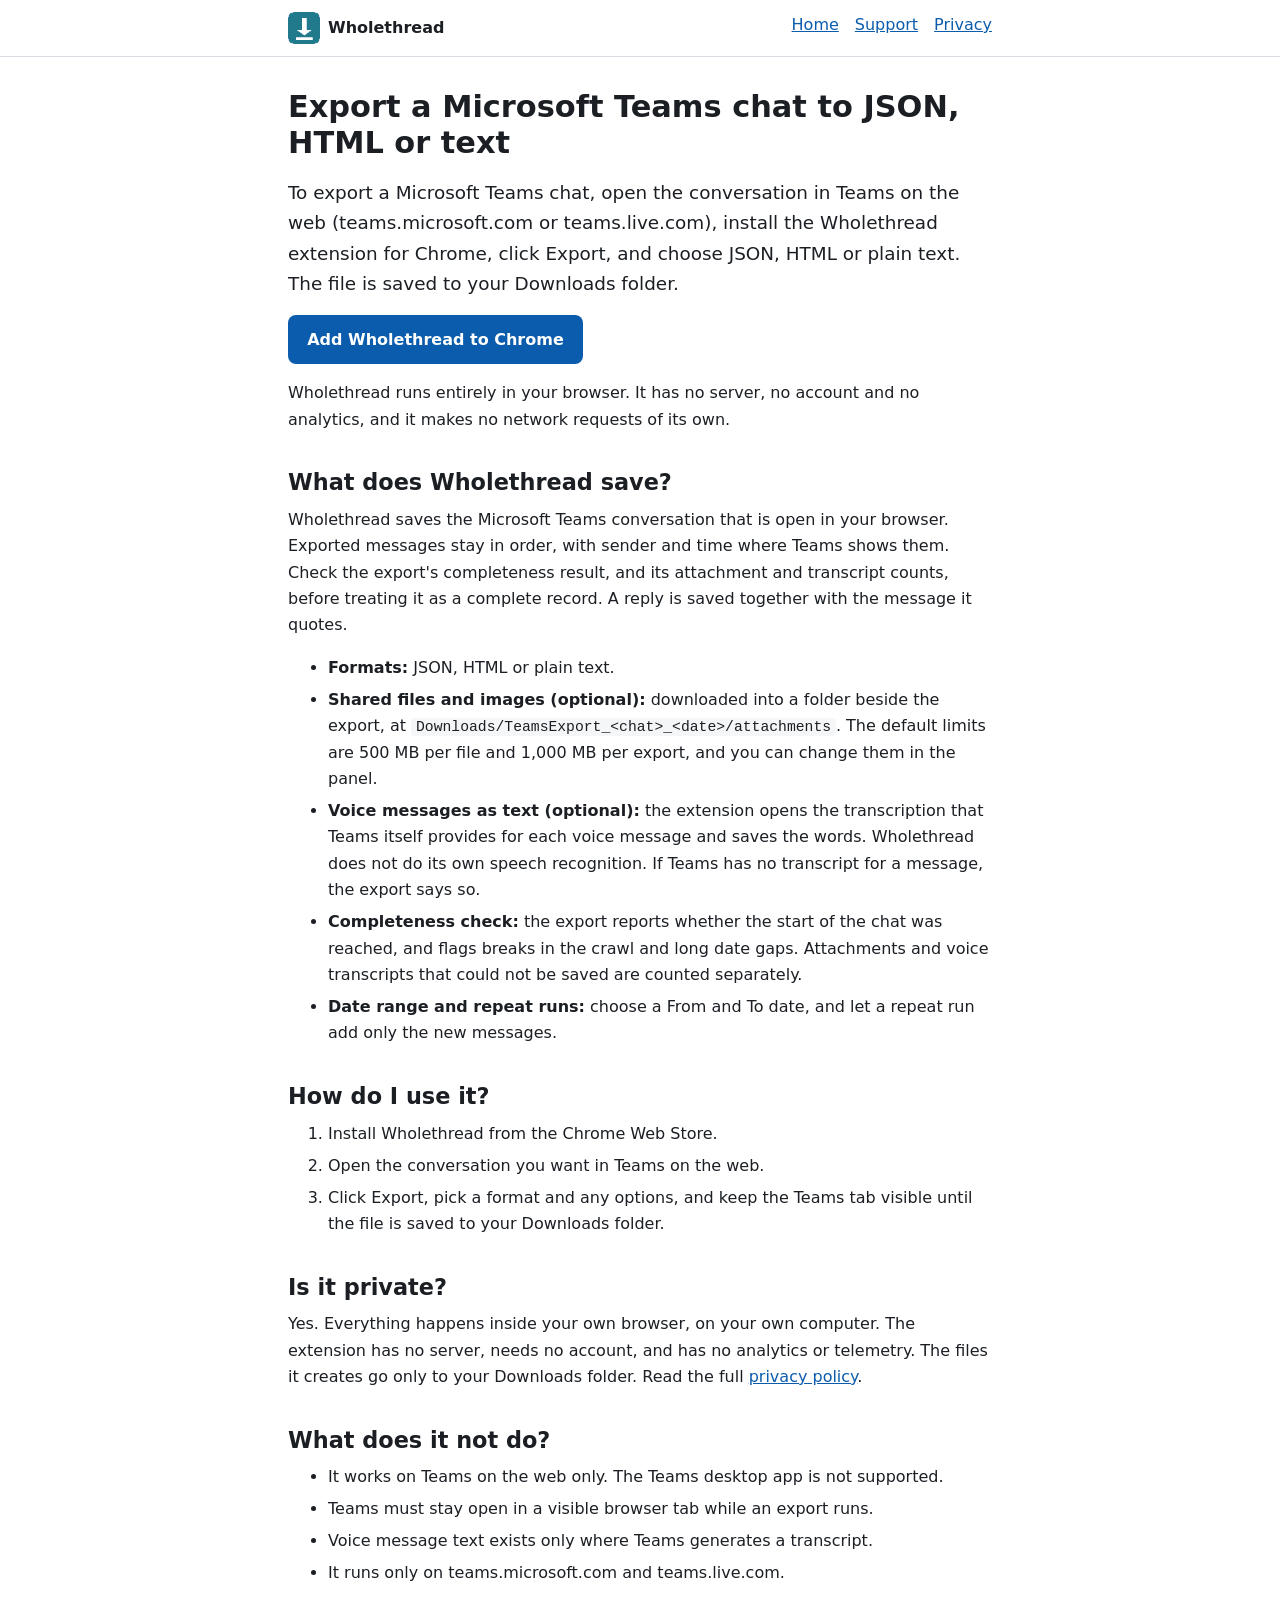
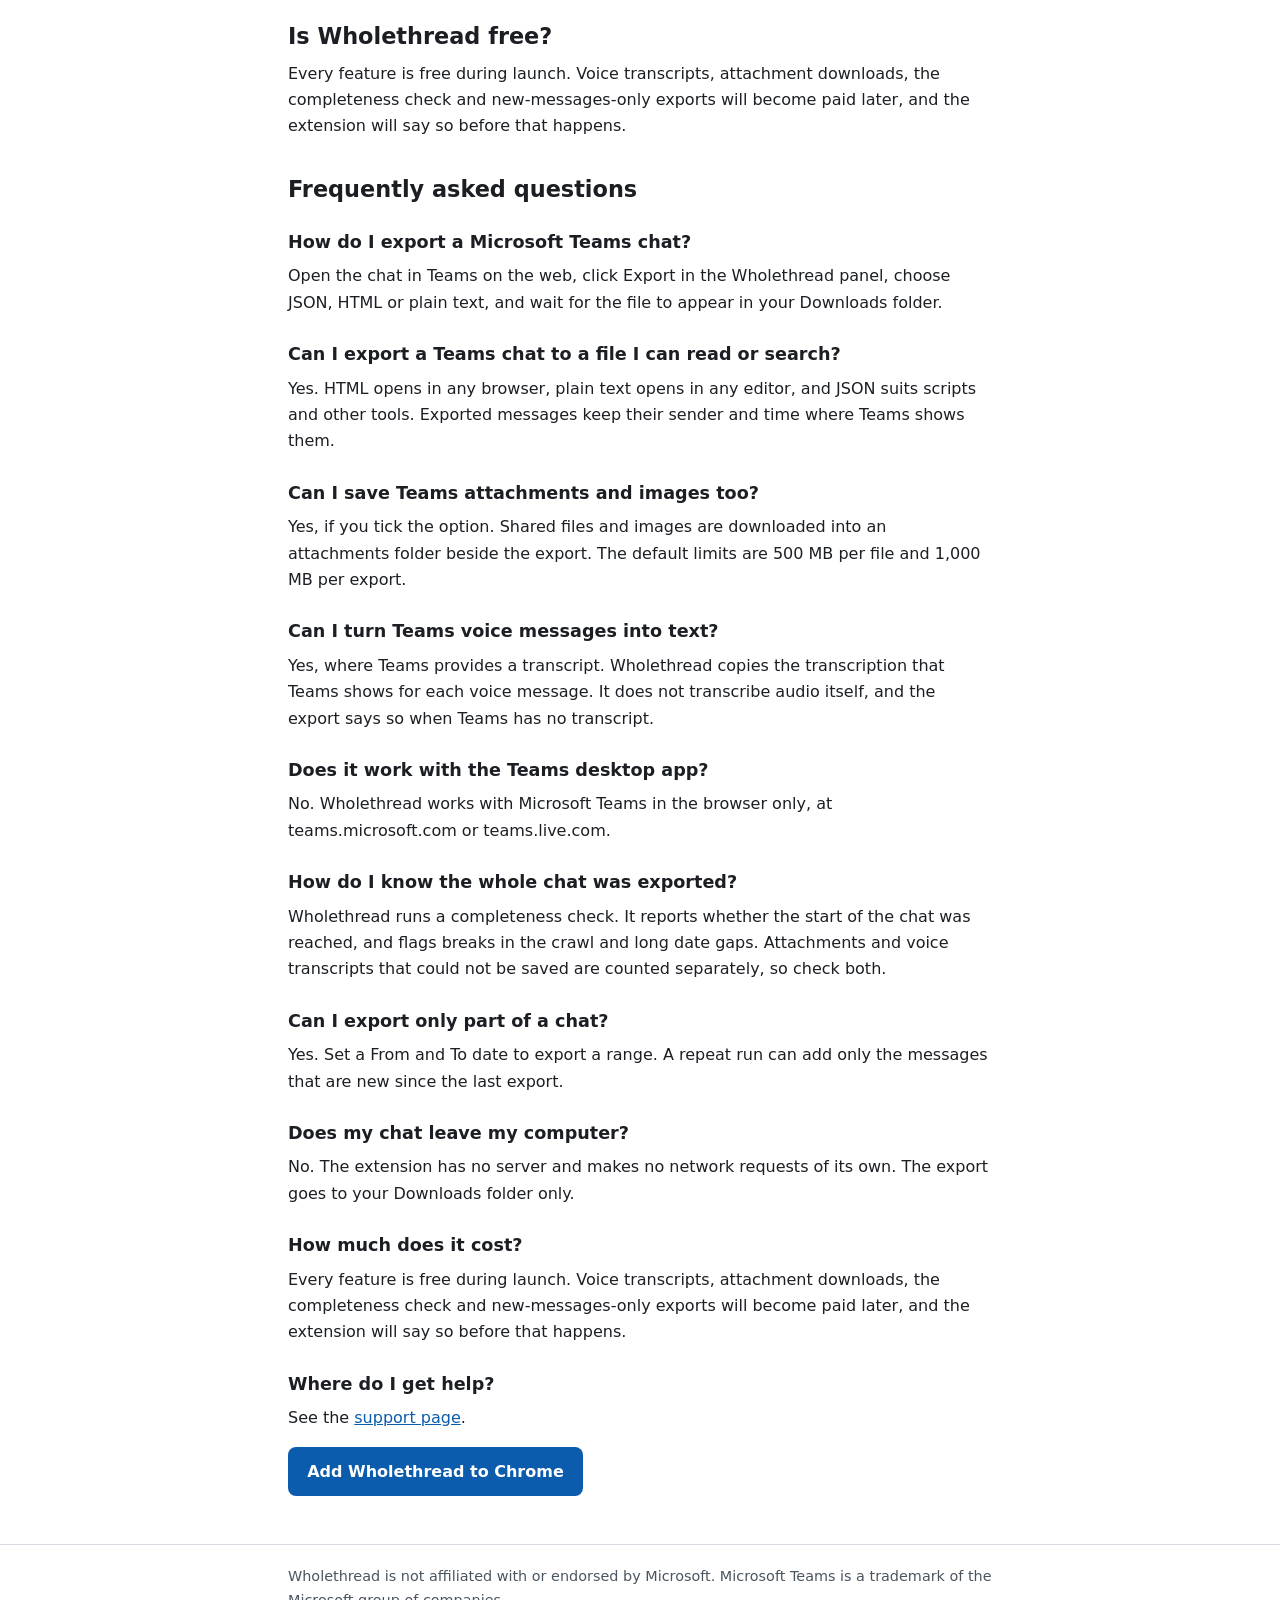
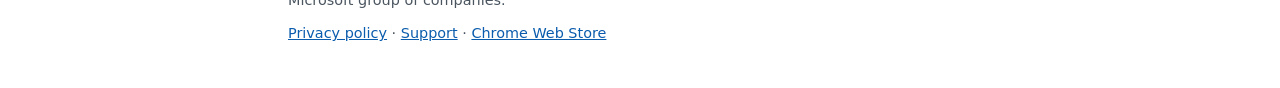
<file: index.html>
<!doctype html>
<html lang="en">
<head>
<meta charset="utf-8">
<meta name="viewport" content="width=device-width, initial-scale=1">
<title>Export a Microsoft Teams Chat | Wholethread</title>
<meta name="description" content="Wholethread is a Chrome extension that exports a Microsoft Teams chat on the web to JSON, HTML or plain text, with files and voice transcripts.">
<link rel="canonical" href="https://teamsexport.com/">
<link rel="icon" href="favicon.ico" sizes="any">
<link rel="icon" type="image/png" sizes="16x16" href="favicon-16.png">
<link rel="icon" type="image/png" sizes="48x48" href="favicon-48.png">
<link rel="apple-touch-icon" href="icons/icon128.png">
<link rel="stylesheet" href="style.css">
<meta property="og:type" content="website">
<meta property="og:site_name" content="Wholethread">
<meta property="og:title" content="Export a Microsoft Teams Chat | Wholethread">
<meta property="og:description" content="Wholethread is a Chrome extension that exports a Microsoft Teams chat on the web to JSON, HTML or plain text, with files and voice transcripts.">
<meta property="og:url" content="https://teamsexport.com/">
<meta property="og:image" content="https://teamsexport.com/og.png">
<meta property="og:image:width" content="1200">
<meta property="og:image:height" content="630">
<meta property="og:image:alt" content="Wholethread: export a Microsoft Teams chat to JSON, HTML or plain text">
<meta name="twitter:card" content="summary_large_image">
<meta name="twitter:title" content="Export a Microsoft Teams Chat | Wholethread">
<meta name="twitter:description" content="Wholethread is a Chrome extension that exports a Microsoft Teams chat on the web to JSON, HTML or plain text, with files and voice transcripts.">
<meta name="twitter:image" content="https://teamsexport.com/og.png">
<script type="application/ld+json">
{
  "@context": "https://schema.org",
  "@type": "SoftwareApplication",
  "name": "Wholethread",
  "alternateName": "Wholethread — Chat History Export",
  "applicationCategory": "BrowserApplication",
  "operatingSystem": "Chrome",
  "description": "A Chrome extension that exports a Microsoft Teams conversation open in the browser as JSON, HTML or plain text.",
  "url": "https://teamsexport.com/",
  "downloadUrl": "https://chromewebstore.google.com/detail/njbmphidffjmmobbdnebbeneedmhhljn",
  "image": "https://teamsexport.com/og.png",
  "offers": {
    "@type": "Offer",
    "price": "0",
    "priceCurrency": "USD"
  }
}
</script>
<script type="application/ld+json">
{
  "@context": "https://schema.org",
  "@type": "WebSite",
  "name": "Wholethread",
  "url": "https://teamsexport.com/"
}
</script>
<script type="application/ld+json">
{
  "@context": "https://schema.org",
  "@type": "Organization",
  "name": "Wholethread",
  "url": "https://teamsexport.com/",
  "logo": "https://teamsexport.com/icons/icon128.png"
}
</script>
</head>
<body>
<header class="site">
<div class="wrap">
<a class="brand" href="./"><img src="icons/icon48.png" width="32" height="32" alt="">Wholethread</a>
<nav aria-label="Main">
<ul>
<li><a href="./">Home</a></li>
<li><a href="support/">Support</a></li>
<li><a href="privacy/">Privacy</a></li>
</ul>
</nav>
</div>
</header>
<main>
<div class="wrap">
<h1>Export a Microsoft Teams chat to JSON, HTML or text</h1>
<p class="lead">To export a Microsoft Teams chat, open the conversation in Teams on the web (teams.microsoft.com or teams.live.com), install the Wholethread extension for Chrome, click Export, and choose JSON, HTML or plain text. The file is saved to your Downloads folder.</p>
<p><a class="btn" href="https://chromewebstore.google.com/detail/njbmphidffjmmobbdnebbeneedmhhljn">Add Wholethread to Chrome</a></p>
<p>Wholethread runs entirely in your browser. It has no server, no account and no analytics, and it makes no network requests of its own.</p>

<h2>What does Wholethread save?</h2>
<p>Wholethread saves the Microsoft Teams conversation that is open in your browser. Exported messages stay in order, with sender and time where Teams shows them. Check the export's completeness result, and its attachment and transcript counts, before treating it as a complete record. A reply is saved together with the message it quotes.</p>
<ul>
<li><strong>Formats:</strong> JSON, HTML or plain text.</li>
<li><strong>Shared files and images (optional):</strong> downloaded into a folder beside the export, at <code>Downloads/TeamsExport_&lt;chat&gt;_&lt;date&gt;/attachments</code>. The default limits are 500 MB per file and 1,000 MB per export, and you can change them in the panel.</li>
<li><strong>Voice messages as text (optional):</strong> the extension opens the transcription that Teams itself provides for each voice message and saves the words. Wholethread does not do its own speech recognition. If Teams has no transcript for a message, the export says so.</li>
<li><strong>Completeness check:</strong> the export reports whether the start of the chat was reached, and flags breaks in the crawl and long date gaps. Attachments and voice transcripts that could not be saved are counted separately.</li>
<li><strong>Date range and repeat runs:</strong> choose a From and To date, and let a repeat run add only the new messages.</li>
</ul>

<h2>How do I use it?</h2>
<ol>
<li>Install Wholethread from the Chrome Web Store.</li>
<li>Open the conversation you want in Teams on the web.</li>
<li>Click Export, pick a format and any options, and keep the Teams tab visible until the file is saved to your Downloads folder.</li>
</ol>

<h2>Is it private?</h2>
<p>Yes. Everything happens inside your own browser, on your own computer. The extension has no server, needs no account, and has no analytics or telemetry. The files it creates go only to your Downloads folder. Read the full <a href="privacy/">privacy policy</a>.</p>

<h2>What does it not do?</h2>
<ul>
<li>It works on Teams on the web only. The Teams desktop app is not supported.</li>
<li>Teams must stay open in a visible browser tab while an export runs.</li>
<li>Voice message text exists only where Teams generates a transcript.</li>
<li>It runs only on teams.microsoft.com and teams.live.com.</li>
</ul>

<h2>Is Wholethread free?</h2>
<p>Every feature is free during launch. Voice transcripts, attachment downloads, the completeness check and new-messages-only exports will become paid later, and the extension will say so before that happens.</p>

<h2>Frequently asked questions</h2>
<h3>How do I export a Microsoft Teams chat?</h3>
<p>Open the chat in Teams on the web, click Export in the Wholethread panel, choose JSON, HTML or plain text, and wait for the file to appear in your Downloads folder.</p>
<h3>Can I export a Teams chat to a file I can read or search?</h3>
<p>Yes. HTML opens in any browser, plain text opens in any editor, and JSON suits scripts and other tools. Exported messages keep their sender and time where Teams shows them.</p>
<h3>Can I save Teams attachments and images too?</h3>
<p>Yes, if you tick the option. Shared files and images are downloaded into an attachments folder beside the export. The default limits are 500 MB per file and 1,000 MB per export.</p>
<h3>Can I turn Teams voice messages into text?</h3>
<p>Yes, where Teams provides a transcript. Wholethread copies the transcription that Teams shows for each voice message. It does not transcribe audio itself, and the export says so when Teams has no transcript.</p>
<h3>Does it work with the Teams desktop app?</h3>
<p>No. Wholethread works with Microsoft Teams in the browser only, at teams.microsoft.com or teams.live.com.</p>
<h3>How do I know the whole chat was exported?</h3>
<p>Wholethread runs a completeness check. It reports whether the start of the chat was reached, and flags breaks in the crawl and long date gaps. Attachments and voice transcripts that could not be saved are counted separately, so check both.</p>
<h3>Can I export only part of a chat?</h3>
<p>Yes. Set a From and To date to export a range. A repeat run can add only the messages that are new since the last export.</p>
<h3>Does my chat leave my computer?</h3>
<p>No. The extension has no server and makes no network requests of its own. The export goes to your Downloads folder only.</p>
<h3>How much does it cost?</h3>
<p>Every feature is free during launch. Voice transcripts, attachment downloads, the completeness check and new-messages-only exports will become paid later, and the extension will say so before that happens.</p>
<h3>Where do I get help?</h3>
<p>See the <a href="support/">support page</a>.</p>
<p><a class="btn" href="https://chromewebstore.google.com/detail/njbmphidffjmmobbdnebbeneedmhhljn">Add Wholethread to Chrome</a></p>
</div>
</main>
<footer class="site">
<div class="wrap">
<p>Wholethread is not affiliated with or endorsed by Microsoft. Microsoft Teams is a trademark of the Microsoft group of companies.</p>
<p><a href="privacy/">Privacy policy</a> &middot; <a href="support/">Support</a> &middot; <a href="https://chromewebstore.google.com/detail/njbmphidffjmmobbdnebbeneedmhhljn">Chrome Web Store</a></p>
</div>
</footer>
</body>
</html>
</file>
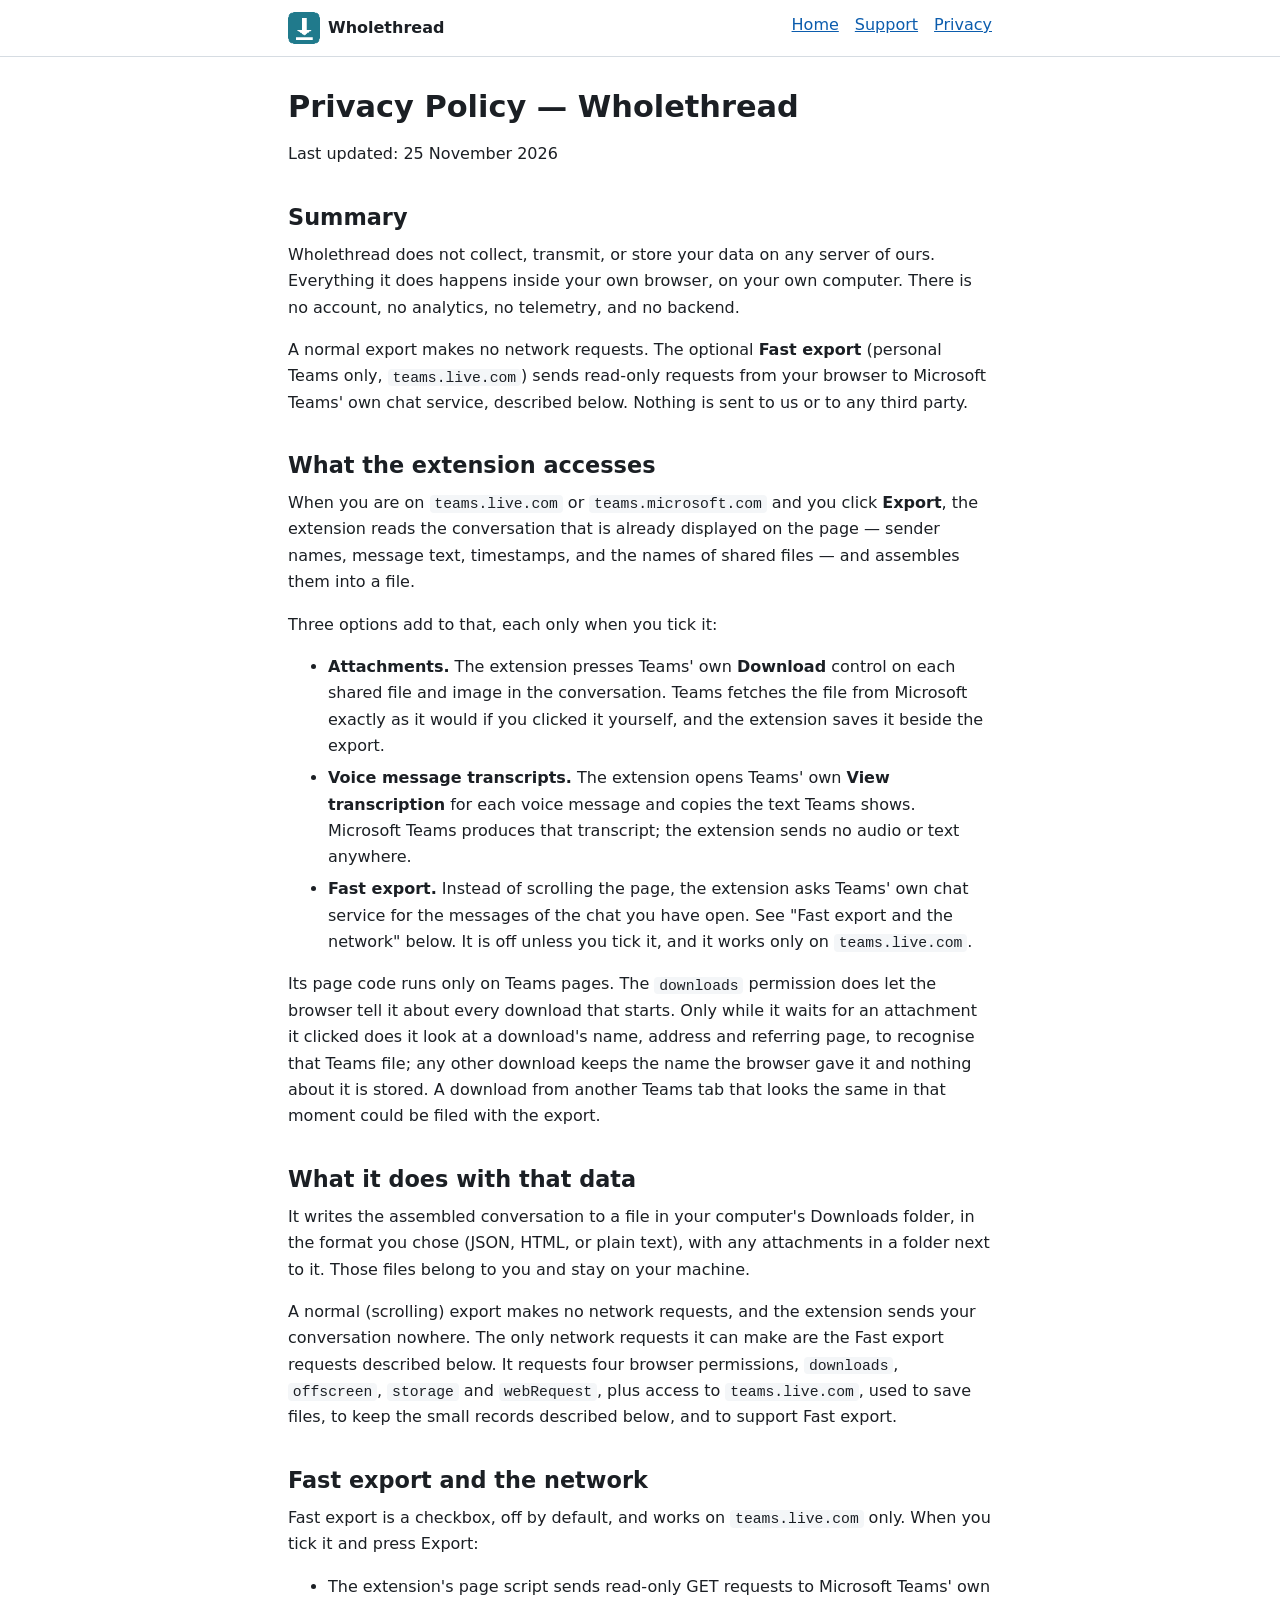
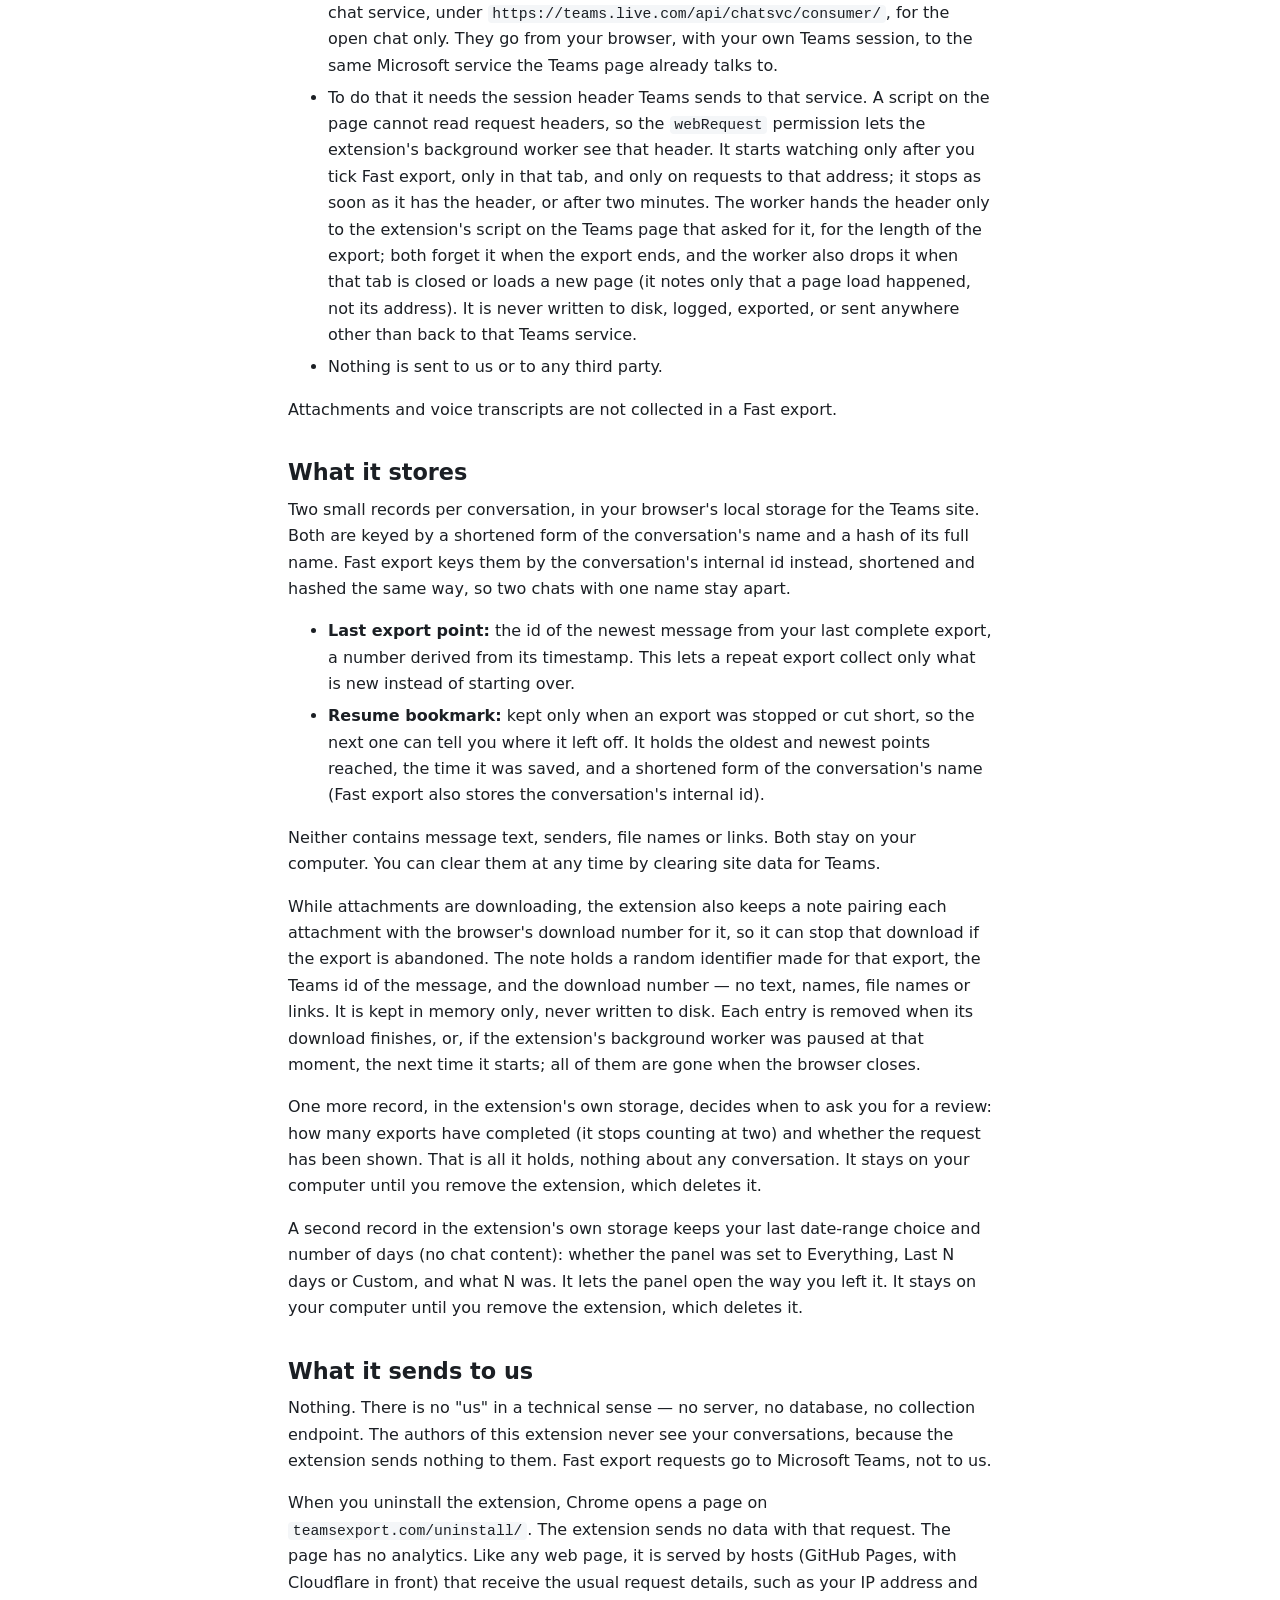
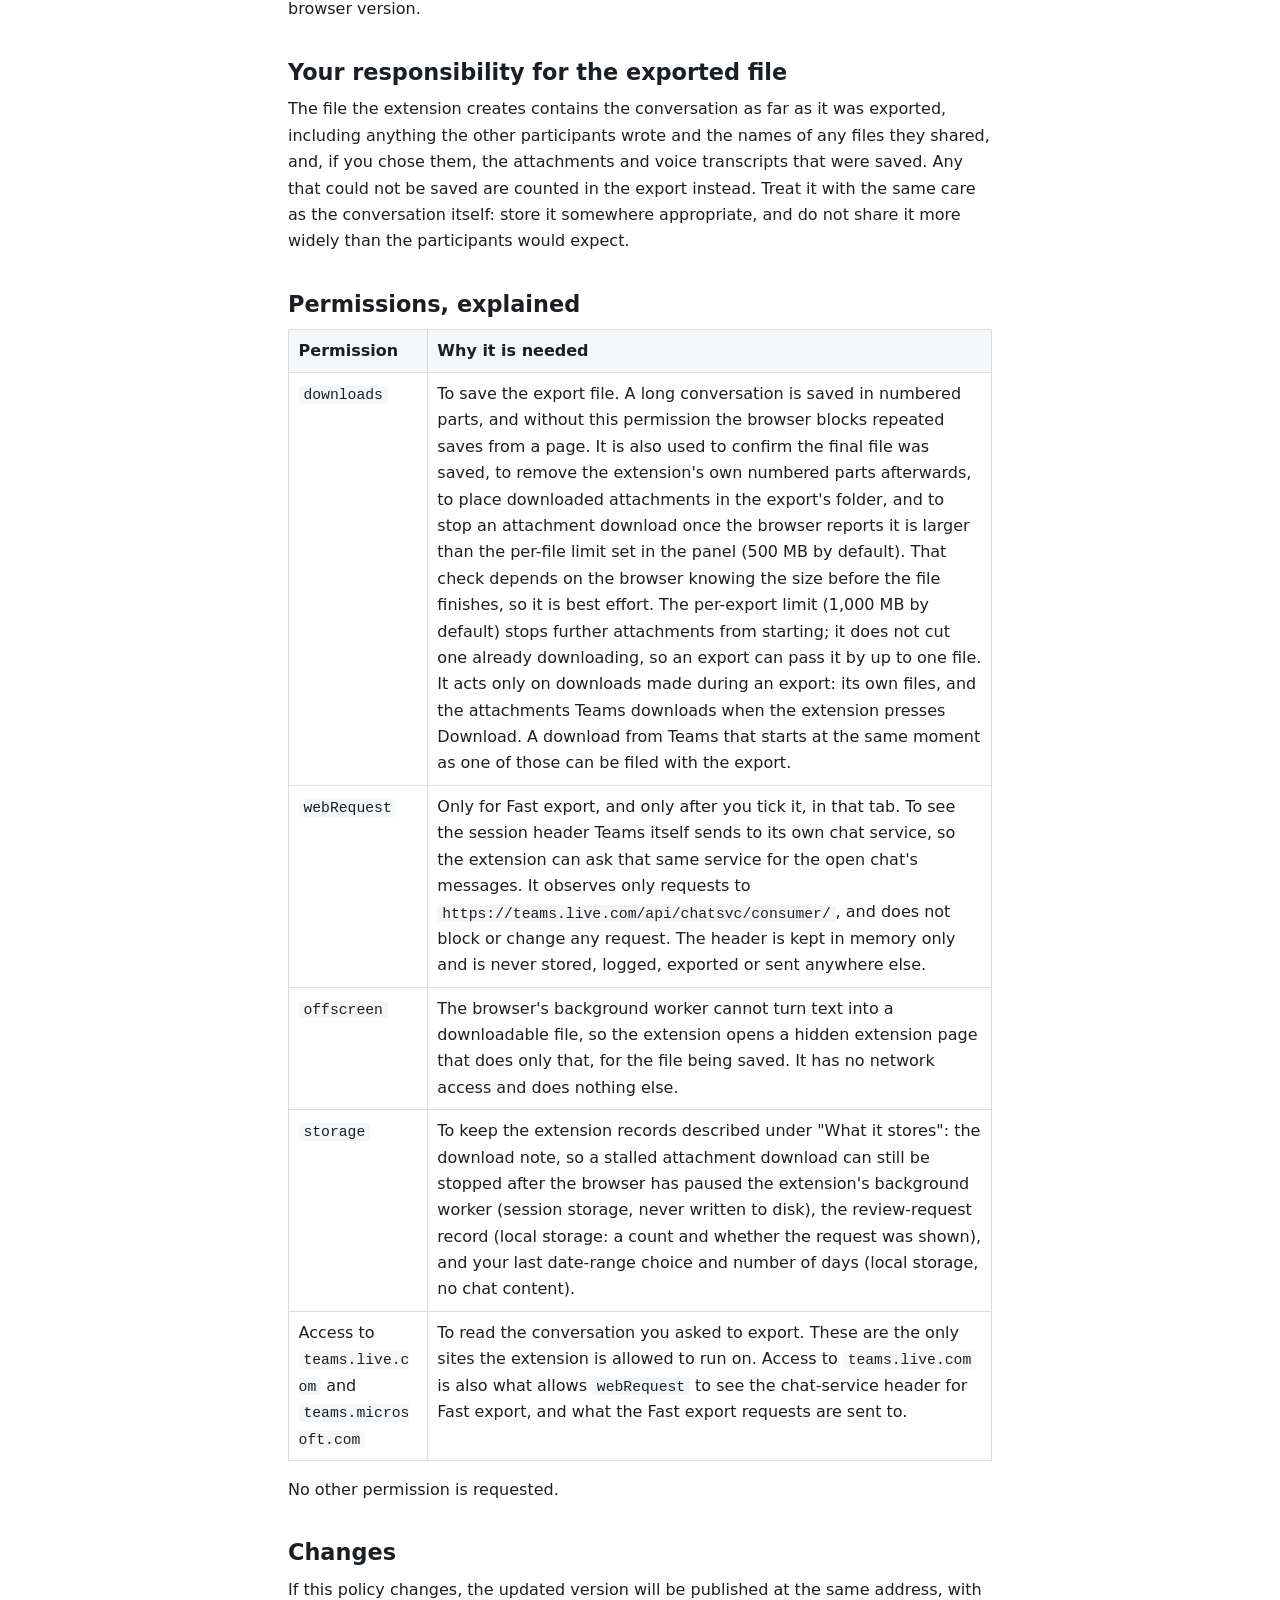
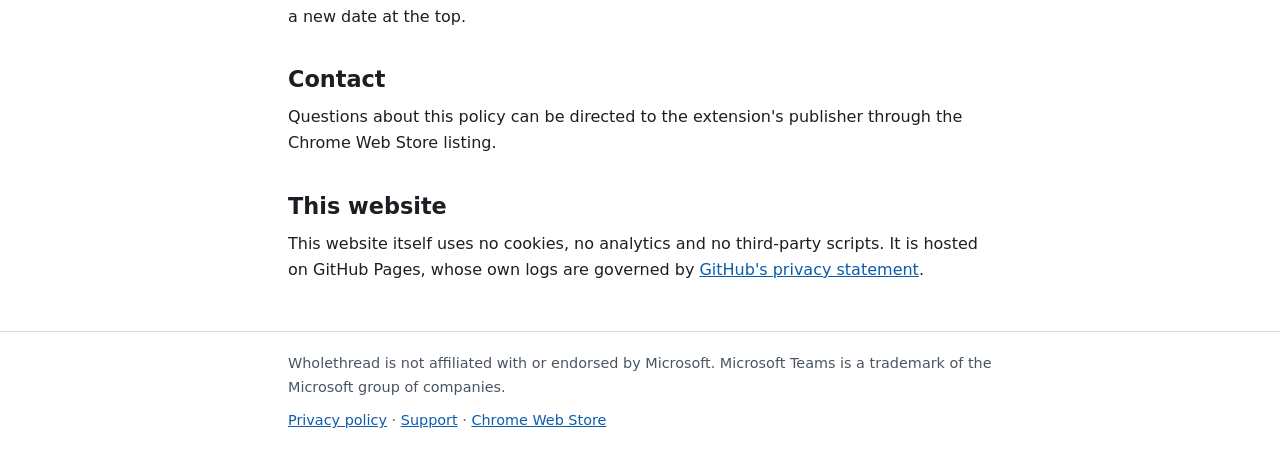
<file: privacy/index.html>
<!doctype html>
<html lang="en">
<head>
<meta charset="utf-8">
<meta name="viewport" content="width=device-width, initial-scale=1">
<title>Privacy Policy | Wholethread</title>
<meta name="description" content="Wholethread's privacy policy: no server, no account, no analytics. Your Microsoft Teams export stays in your browser and your Downloads folder.">
<link rel="canonical" href="https://teamsexport.com/privacy/">
<link rel="icon" href="../favicon.ico" sizes="any">
<link rel="icon" type="image/png" sizes="16x16" href="../favicon-16.png">
<link rel="icon" type="image/png" sizes="48x48" href="../favicon-48.png">
<link rel="apple-touch-icon" href="../icons/icon128.png">
<link rel="stylesheet" href="../style.css">
<meta property="og:type" content="website">
<meta property="og:site_name" content="Wholethread">
<meta property="og:title" content="Privacy Policy | Wholethread">
<meta property="og:description" content="Wholethread's privacy policy: no server, no account, no analytics. Your Microsoft Teams export stays in your browser and your Downloads folder.">
<meta property="og:url" content="https://teamsexport.com/privacy/">
<meta property="og:image" content="https://teamsexport.com/og.png">
<meta property="og:image:width" content="1200">
<meta property="og:image:height" content="630">
<meta property="og:image:alt" content="Wholethread: export a Microsoft Teams chat to JSON, HTML or plain text">
<meta name="twitter:card" content="summary_large_image">
<meta name="twitter:title" content="Privacy Policy | Wholethread">
<meta name="twitter:description" content="Wholethread's privacy policy: no server, no account, no analytics. Your Microsoft Teams export stays in your browser and your Downloads folder.">
<meta name="twitter:image" content="https://teamsexport.com/og.png">
</head>
<body>
<header class="site">
<div class="wrap">
<a class="brand" href="../"><img src="../icons/icon48.png" width="32" height="32" alt="">Wholethread</a>
<nav aria-label="Main">
<ul>
<li><a href="../">Home</a></li>
<li><a href="../support/">Support</a></li>
<li><a href="../privacy/">Privacy</a></li>
</ul>
</nav>
</div>
</header>
<main>
<div class="wrap">
<h1>Privacy Policy — Wholethread</h1>
<p>Last updated: 25 November 2026</p>

<h2>Summary</h2>
<p>Wholethread does not collect, transmit, or store your data on any
server of ours. Everything it does happens inside your own browser, on your own
computer. There is no account, no analytics, no telemetry, and no backend.</p>
<p>A normal export makes no network requests. The optional <strong>Fast export</strong>
(personal Teams only, <code>teams.live.com</code>) sends read-only requests from your
browser to Microsoft Teams' own chat service, described below. Nothing is sent
to us or to any third party.</p>

<h2>What the extension accesses</h2>
<p>When you are on <code>teams.live.com</code> or <code>teams.microsoft.com</code> and you click
<strong>Export</strong>, the extension reads the conversation that is already displayed on
the page — sender names, message text, timestamps, and the names of shared
files — and assembles them into a file.</p>
<p>Three options add to that, each only when you tick it:</p>
<ul>
<li><strong>Attachments.</strong> The extension presses Teams' own <strong>Download</strong> control on
each shared file and image in the conversation. Teams fetches the file from
Microsoft exactly as it would if you clicked it yourself, and the extension
saves it beside the export.</li>
<li><strong>Voice message transcripts.</strong> The extension opens Teams' own <strong>View
transcription</strong> for each voice message and copies the text Teams shows.
Microsoft Teams produces that transcript; the extension sends no audio or
text anywhere.</li>
<li><strong>Fast export.</strong> Instead of scrolling the page, the extension asks Teams' own
chat service for the messages of the chat you have open. See "Fast export and
the network" below. It is off unless you tick it, and it works only on
<code>teams.live.com</code>.</li>
</ul>
<p>Its page code runs only on Teams pages. The <code>downloads</code> permission does let the
browser tell it about every download that starts. Only while it waits for an
attachment it clicked does it look at a download's name, address and referring
page, to recognise that Teams file; any other download keeps the name the browser
gave it and nothing about it is stored. A download from another Teams tab that
looks the same in that moment could be filed with the export.</p>

<h2>What it does with that data</h2>
<p>It writes the assembled conversation to a file in your computer's Downloads
folder, in the format you chose (JSON, HTML, or plain text), with any
attachments in a folder next to it. Those files belong to you and stay on your
machine.</p>
<p>A normal (scrolling) export makes no network requests, and the extension sends
your conversation nowhere. The only network requests it can make are the Fast
export requests described below. It requests four browser permissions,
<code>downloads</code>, <code>offscreen</code>, <code>storage</code> and <code>webRequest</code>, plus access to
<code>teams.live.com</code>, used to save files, to keep the small records described
below, and to support Fast export.</p>

<h2>Fast export and the network</h2>
<p>Fast export is a checkbox, off by default, and works on <code>teams.live.com</code> only.
When you tick it and press Export:</p>
<ul>
<li>The extension's page script sends read-only GET requests to Microsoft Teams'
own chat service, under <code>https://teams.live.com/api/chatsvc/consumer/</code>, for
the open chat only. They go from your browser, with your own Teams session,
to the same Microsoft service the Teams page already talks to.</li>
<li>To do that it needs the session header Teams sends to that service. A
script on the page cannot read request headers, so the <code>webRequest</code>
permission lets the extension's background worker see that header. It starts
watching only after you tick Fast export, only in that tab, and only on
requests to that address; it stops as soon as it has the header, or after two
minutes. The worker hands the header only to the extension's script on the
Teams page that asked for it, for the length of the export; both forget it
when the export ends, and the worker also drops it when that tab is closed or
loads a new page (it notes only that a page load happened, not its address).
It is never written to disk, logged, exported, or sent anywhere other than
back to that Teams service.</li>
<li>Nothing is sent to us or to any third party.</li>
</ul>
<p>Attachments and voice transcripts are not collected in a Fast export.</p>

<h2>What it stores</h2>
<p>Two small records per conversation, in your browser's local storage for the
Teams site. Both are keyed by a shortened form of the conversation's name and a
hash of its full name. Fast export keys them by the conversation's internal id
instead, shortened and hashed the same way, so two chats with one name stay apart.</p>
<ul>
<li><strong>Last export point:</strong> the id of the newest message from your last complete
export, a number derived from its timestamp. This lets a repeat export
collect only what is new instead of starting over.</li>
<li><strong>Resume bookmark:</strong> kept only when an export was stopped or cut short, so
the next one can tell you where it left off. It holds the oldest and newest
points reached, the time it was saved, and a shortened form of the
conversation's name (Fast export also stores the conversation's internal id).</li>
</ul>
<p>Neither contains message text, senders, file names or links. Both stay on your
computer. You can clear them at any time by clearing site data for Teams.</p>
<p>While attachments are downloading, the extension also keeps a note pairing
each attachment with the browser's download number for it, so it can stop that
download if the export is abandoned. The note holds a random identifier made for
that export, the Teams id of the message, and the download number — no text,
names, file names or links. It is kept in memory only, never written to disk.
Each entry is removed when its download finishes, or, if the extension's
background worker was paused at that moment, the next time it starts; all of
them are gone when the browser closes.</p>
<p>One more record, in the extension's own storage, decides when to ask you for a
review: how many exports have completed (it stops counting at two) and whether
the request has been shown. That is all it holds, nothing about any
conversation. It stays on your computer until you remove the extension, which
deletes it.</p>
<p>A second record in the extension's own storage keeps your last date-range choice
and number of days (no chat content): whether the panel was set to Everything,
Last N days or Custom, and what N was. It lets the panel open the way you left
it. It stays on your computer until you remove the extension, which deletes it.</p>

<h2>What it sends to us</h2>
<p>Nothing. There is no "us" in a technical sense — no server, no database, no
collection endpoint. The authors of this extension never see your
conversations, because the extension sends nothing to them. Fast export
requests go to Microsoft Teams, not to us.</p>
<p>When you uninstall the extension, Chrome opens a page on <code>teamsexport.com/uninstall/</code>.
The extension sends no data with that request. The page has no analytics. Like any web page, it is served by hosts (GitHub Pages, with Cloudflare in front) that receive the usual request details, such as your IP address and browser version.</p>

<h2>Your responsibility for the exported file</h2>
<p>The file the extension creates contains the conversation as far as it was
exported, including anything the other participants wrote and the names of any files they shared,
and, if you chose them, the attachments and voice transcripts that were
saved. Any that could not be saved are counted in the export instead.
Treat it with the same care as the conversation itself: store it somewhere
appropriate, and do not share it more widely than the participants would
expect.</p>

<h2>Permissions, explained</h2>
<div class="tablewrap">
<table>
<thead>
<tr><th scope="col">Permission</th><th scope="col">Why it is needed</th></tr>
</thead>
<tbody>
<tr><td><code>downloads</code></td><td>To save the export file. A long conversation is saved in numbered parts, and without this permission the browser blocks repeated saves from a page. It is also used to confirm the final file was saved, to remove the extension's own numbered parts afterwards, to place downloaded attachments in the export's folder, and to stop an attachment download once the browser reports it is larger than the per-file limit set in the panel (500 MB by default). That check depends on the browser knowing the size before the file finishes, so it is best effort. The per-export limit (1,000 MB by default) stops further attachments from starting; it does not cut one already downloading, so an export can pass it by up to one file. It acts only on downloads made during an export: its own files, and the attachments Teams downloads when the extension presses Download. A download from Teams that starts at the same moment as one of those can be filed with the export.</td></tr>
<tr><td><code>webRequest</code></td><td>Only for Fast export, and only after you tick it, in that tab. To see the session header Teams itself sends to its own chat service, so the extension can ask that same service for the open chat's messages. It observes only requests to <code>https://teams.live.com/api/chatsvc/consumer/</code>, and does not block or change any request. The header is kept in memory only and is never stored, logged, exported or sent anywhere else.</td></tr>
<tr><td><code>offscreen</code></td><td>The browser's background worker cannot turn text into a downloadable file, so the extension opens a hidden extension page that does only that, for the file being saved. It has no network access and does nothing else.</td></tr>
<tr><td><code>storage</code></td><td>To keep the extension records described under "What it stores": the download note, so a stalled attachment download can still be stopped after the browser has paused the extension's background worker (session storage, never written to disk), the review-request record (local storage: a count and whether the request was shown), and your last date-range choice and number of days (local storage, no chat content).</td></tr>
<tr><td>Access to <code>teams.live.com</code> and <code>teams.microsoft.com</code></td><td>To read the conversation you asked to export. These are the only sites the extension is allowed to run on. Access to <code>teams.live.com</code> is also what allows <code>webRequest</code> to see the chat-service header for Fast export, and what the Fast export requests are sent to.</td></tr>
</tbody>
</table>
</div>
<p>No other permission is requested.</p>

<h2>Changes</h2>
<p>If this policy changes, the updated version will be published at the same
address, with a new date at the top.</p>

<h2>Contact</h2>
<p>Questions about this policy can be directed to the extension's publisher
through the Chrome Web Store listing.</p>

<h2>This website</h2>
<p>This website itself uses no cookies, no analytics and no third-party scripts. It is hosted on GitHub Pages, whose own logs are governed by <a href="https://docs.github.com/en/site-policy/privacy-policies/github-general-privacy-statement">GitHub's privacy statement</a>.</p>
</div>
</main>
<footer class="site">
<div class="wrap">
<p>Wholethread is not affiliated with or endorsed by Microsoft. Microsoft Teams is a trademark of the Microsoft group of companies.</p>
<p><a href="../privacy/">Privacy policy</a> &middot; <a href="../support/">Support</a> &middot; <a href="https://chromewebstore.google.com/detail/njbmphidffjmmobbdnebbeneedmhhljn">Chrome Web Store</a></p>
</div>
</footer>
</body>
</html>
</file>
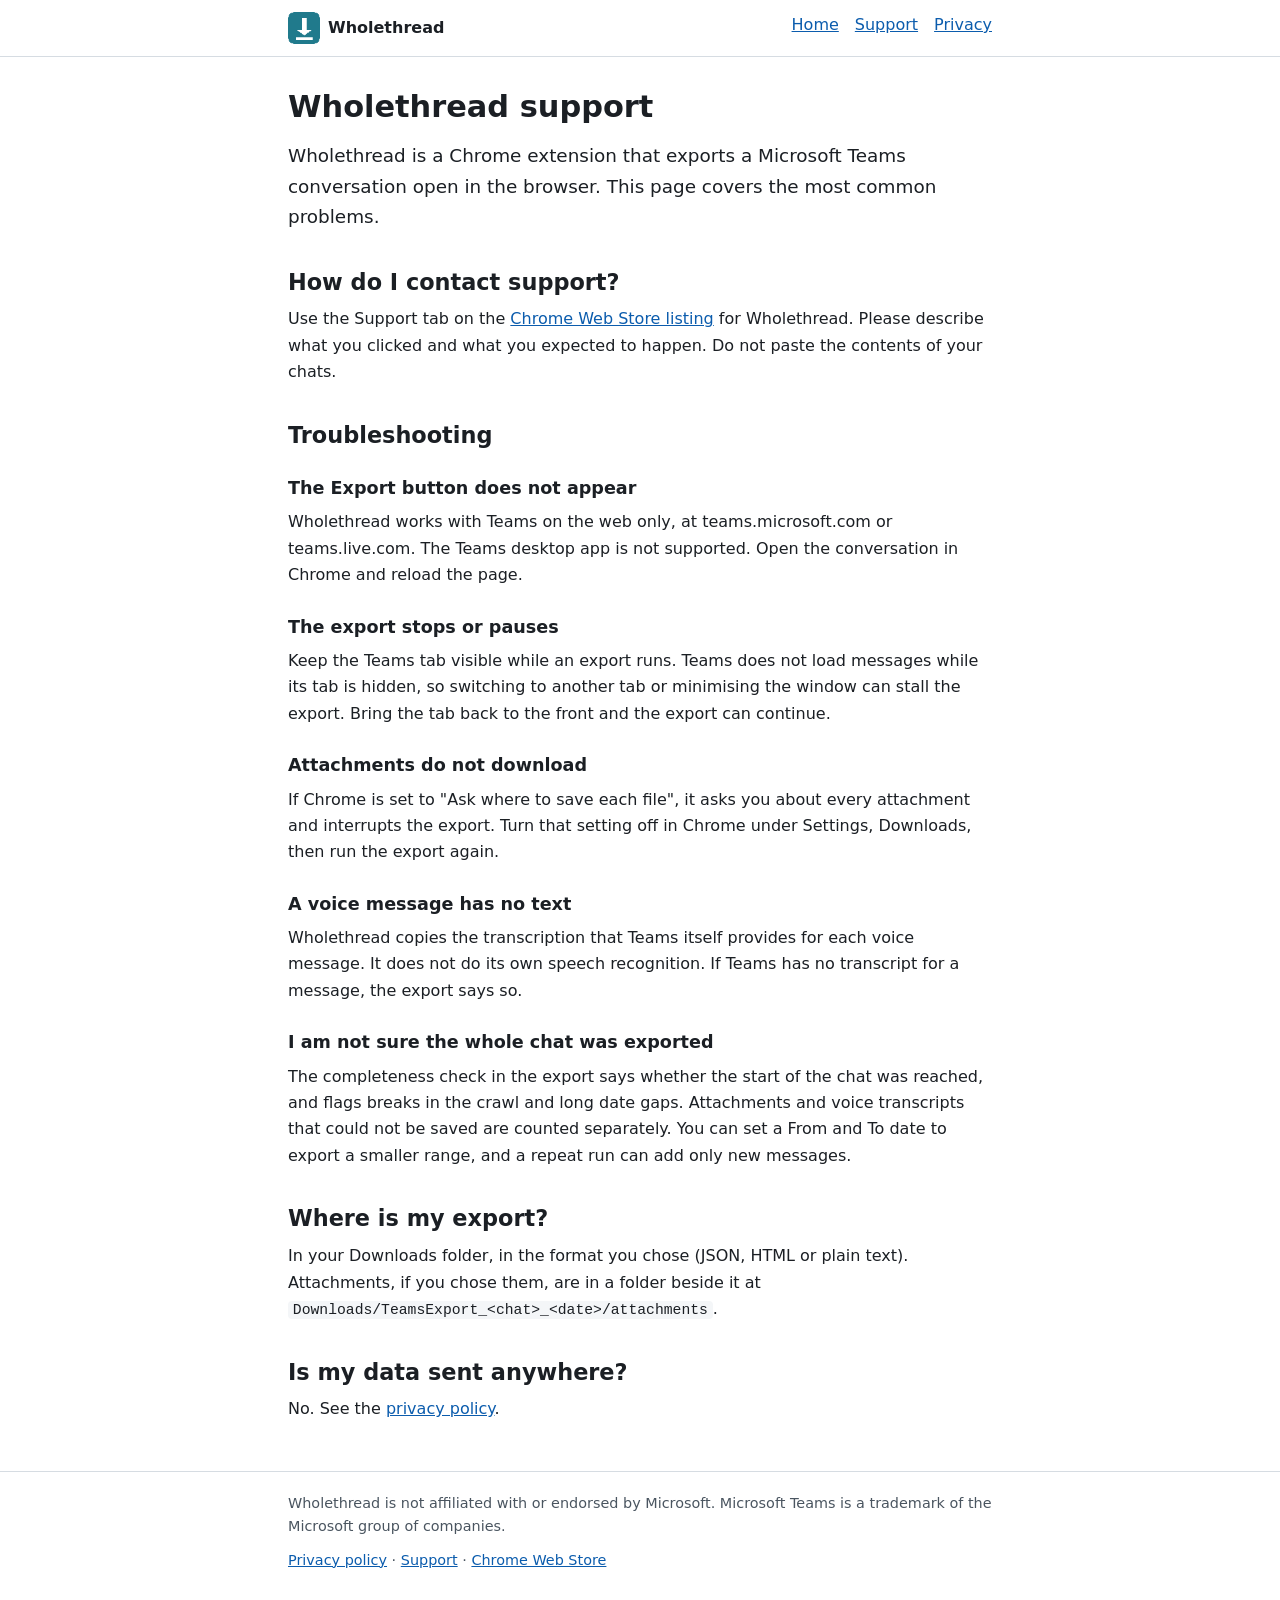
<file: support/index.html>
<!doctype html>
<html lang="en">
<head>
<meta charset="utf-8">
<meta name="viewport" content="width=device-width, initial-scale=1">
<title>Wholethread Support: Microsoft Teams Export Help</title>
<meta name="description" content="Help for the Wholethread Chrome extension: Teams on the web only, keep the tab visible, attachment download settings and voice transcripts.">
<link rel="canonical" href="https://teamsexport.com/support/">
<link rel="icon" href="../favicon.ico" sizes="any">
<link rel="icon" type="image/png" sizes="16x16" href="../favicon-16.png">
<link rel="icon" type="image/png" sizes="48x48" href="../favicon-48.png">
<link rel="apple-touch-icon" href="../icons/icon128.png">
<link rel="stylesheet" href="../style.css">
<meta property="og:type" content="website">
<meta property="og:site_name" content="Wholethread">
<meta property="og:title" content="Wholethread Support: Microsoft Teams Export Help">
<meta property="og:description" content="Help for the Wholethread Chrome extension: Teams on the web only, keep the tab visible, attachment download settings and voice transcripts.">
<meta property="og:url" content="https://teamsexport.com/support/">
<meta property="og:image" content="https://teamsexport.com/og.png">
<meta property="og:image:width" content="1200">
<meta property="og:image:height" content="630">
<meta property="og:image:alt" content="Wholethread: export a Microsoft Teams chat to JSON, HTML or plain text">
<meta name="twitter:card" content="summary_large_image">
<meta name="twitter:title" content="Wholethread Support: Microsoft Teams Export Help">
<meta name="twitter:description" content="Help for the Wholethread Chrome extension: Teams on the web only, keep the tab visible, attachment download settings and voice transcripts.">
<meta name="twitter:image" content="https://teamsexport.com/og.png">
</head>
<body>
<header class="site">
<div class="wrap">
<a class="brand" href="../"><img src="../icons/icon48.png" width="32" height="32" alt="">Wholethread</a>
<nav aria-label="Main">
<ul>
<li><a href="../">Home</a></li>
<li><a href="../support/">Support</a></li>
<li><a href="../privacy/">Privacy</a></li>
</ul>
</nav>
</div>
</header>
<main>
<div class="wrap">
<h1>Wholethread support</h1>
<p class="lead">Wholethread is a Chrome extension that exports a Microsoft Teams conversation open in the browser. This page covers the most common problems.</p>

<h2>How do I contact support?</h2>
<p>Use the Support tab on the <a href="https://chromewebstore.google.com/detail/njbmphidffjmmobbdnebbeneedmhhljn">Chrome Web Store listing</a> for Wholethread. Please describe what you clicked and what you expected to happen. Do not paste the contents of your chats.</p>

<h2>Troubleshooting</h2>
<h3>The Export button does not appear</h3>
<p>Wholethread works with Teams on the web only, at teams.microsoft.com or teams.live.com. The Teams desktop app is not supported. Open the conversation in Chrome and reload the page.</p>
<h3>The export stops or pauses</h3>
<p>Keep the Teams tab visible while an export runs. Teams does not load messages while its tab is hidden, so switching to another tab or minimising the window can stall the export. Bring the tab back to the front and the export can continue.</p>
<h3>Attachments do not download</h3>
<p>If Chrome is set to "Ask where to save each file", it asks you about every attachment and interrupts the export. Turn that setting off in Chrome under Settings, Downloads, then run the export again.</p>
<h3>A voice message has no text</h3>
<p>Wholethread copies the transcription that Teams itself provides for each voice message. It does not do its own speech recognition. If Teams has no transcript for a message, the export says so.</p>
<h3>I am not sure the whole chat was exported</h3>
<p>The completeness check in the export says whether the start of the chat was reached, and flags breaks in the crawl and long date gaps. Attachments and voice transcripts that could not be saved are counted separately. You can set a From and To date to export a smaller range, and a repeat run can add only new messages.</p>

<h2>Where is my export?</h2>
<p>In your Downloads folder, in the format you chose (JSON, HTML or plain text). Attachments, if you chose them, are in a folder beside it at <code>Downloads/TeamsExport_&lt;chat&gt;_&lt;date&gt;/attachments</code>.</p>

<h2>Is my data sent anywhere?</h2>
<p>No. See the <a href="../privacy/">privacy policy</a>.</p>
</div>
</main>
<footer class="site">
<div class="wrap">
<p>Wholethread is not affiliated with or endorsed by Microsoft. Microsoft Teams is a trademark of the Microsoft group of companies.</p>
<p><a href="../privacy/">Privacy policy</a> &middot; <a href="../support/">Support</a> &middot; <a href="https://chromewebstore.google.com/detail/njbmphidffjmmobbdnebbeneedmhhljn">Chrome Web Store</a></p>
</div>
</footer>
</body>
</html>
</file>
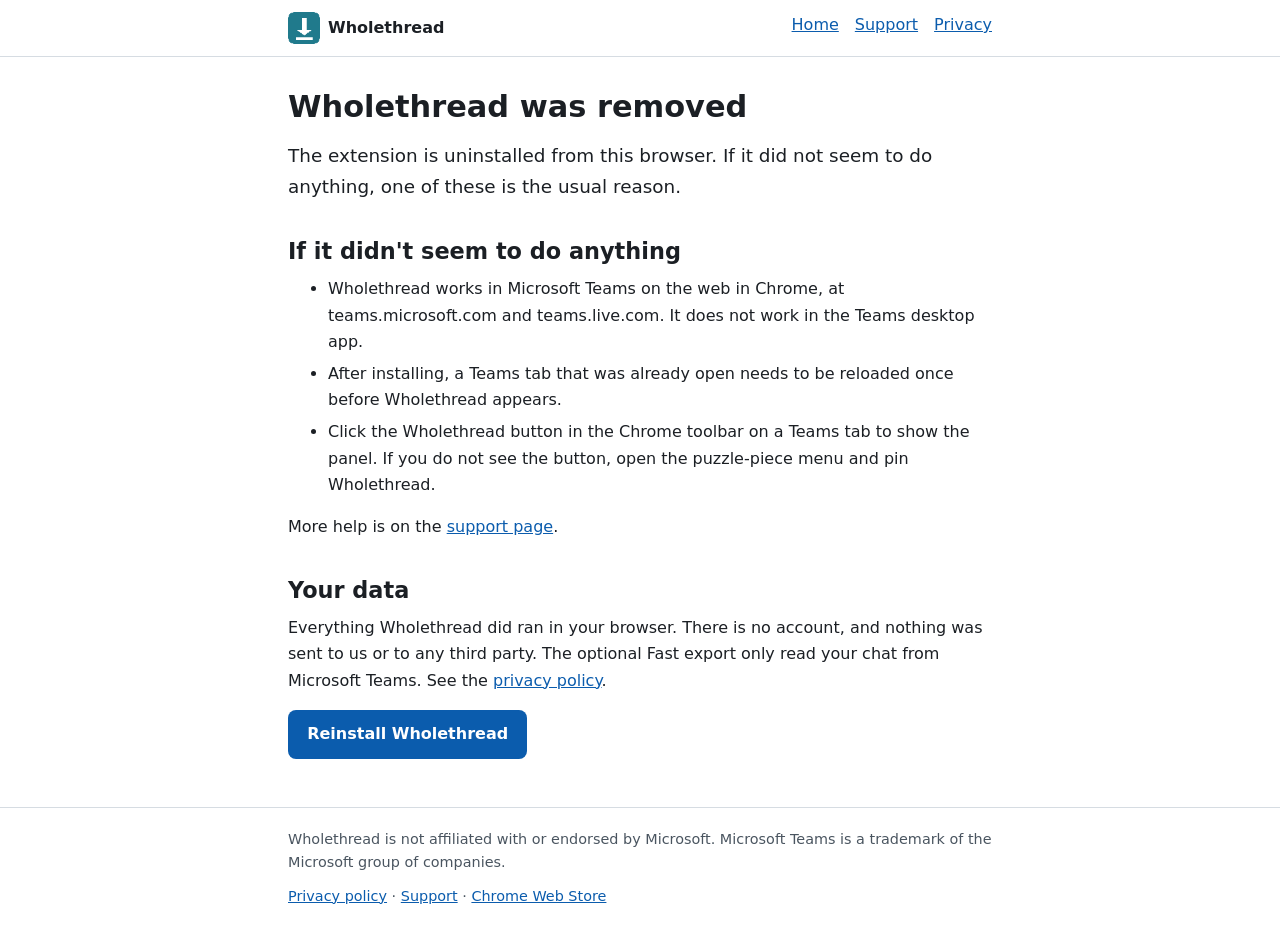
<file: uninstall/index.html>
<!doctype html>
<html lang="en">
<head>
<meta charset="utf-8">
<meta name="viewport" content="width=device-width, initial-scale=1">
<title>Wholethread was removed</title>
<meta name="robots" content="noindex">
<link rel="icon" href="../favicon.ico" sizes="any">
<link rel="icon" type="image/png" sizes="16x16" href="../favicon-16.png">
<link rel="icon" type="image/png" sizes="48x48" href="../favicon-48.png">
<link rel="apple-touch-icon" href="../icons/icon128.png">
<link rel="stylesheet" href="../style.css">
</head>
<body>
<header class="site">
<div class="wrap">
<a class="brand" href="../"><img src="../icons/icon48.png" width="32" height="32" alt="">Wholethread</a>
<nav aria-label="Main">
<ul>
<li><a href="../">Home</a></li>
<li><a href="../support/">Support</a></li>
<li><a href="../privacy/">Privacy</a></li>
</ul>
</nav>
</div>
</header>
<main>
<div class="wrap">
<h1>Wholethread was removed</h1>
<p class="lead">The extension is uninstalled from this browser. If it did not seem to do anything, one of these is the usual reason.</p>

<h2>If it didn't seem to do anything</h2>
<ul>
<li>Wholethread works in Microsoft Teams on the web in Chrome, at teams.microsoft.com and teams.live.com. It does not work in the Teams desktop app.</li>
<li>After installing, a Teams tab that was already open needs to be reloaded once before Wholethread appears.</li>
<li>Click the Wholethread button in the Chrome toolbar on a Teams tab to show the panel. If you do not see the button, open the puzzle-piece menu and pin Wholethread.</li>
</ul>
<p>More help is on the <a href="../support/">support page</a>.</p>

<h2>Your data</h2>
<p>Everything Wholethread did ran in your browser. There is no account, and nothing was sent to us or to any third party. The optional Fast export only read your chat from Microsoft Teams. See the <a href="../privacy/">privacy policy</a>.</p>

<p><a class="btn" href="https://chromewebstore.google.com/detail/njbmphidffjmmobbdnebbeneedmhhljn?utm_source=teamsexport.com&amp;utm_medium=site&amp;utm_campaign=uninstall">Reinstall Wholethread</a></p>
</div>
</main>
<footer class="site">
<div class="wrap">
<p>Wholethread is not affiliated with or endorsed by Microsoft. Microsoft Teams is a trademark of the Microsoft group of companies.</p>
<p><a href="../privacy/">Privacy policy</a> &middot; <a href="../support/">Support</a> &middot; <a href="https://chromewebstore.google.com/detail/njbmphidffjmmobbdnebbeneedmhhljn">Chrome Web Store</a></p>
</div>
</footer>
</body>
</html>
</file>
<file: style.css>
/* Wholethread site styles: single file, no external requests. */
:root{--bg:#fff;--fg:#1b1f24;--muted:#4a5560;--accent:#0b5cad;--accent-fg:#fff;--line:#d6dce2;--card:#f4f6f8}
@media (prefers-color-scheme:dark){:root{--bg:#12161b;--fg:#e8ecf0;--muted:#aab4be;--accent:#6fb1f2;--accent-fg:#0b1118;--line:#2c353f;--card:#1a2027}}
*{box-sizing:border-box}
html{-webkit-text-size-adjust:100%}
body{margin:0;background:var(--bg);color:var(--fg);font:1rem/1.65 system-ui,-apple-system,"Segoe UI",Roboto,sans-serif}
.wrap{max-width:46rem;margin:0 auto;padding:0 1rem}
header.site{border-bottom:1px solid var(--line)}
header.site .wrap{display:flex;flex-wrap:wrap;align-items:center;justify-content:space-between;gap:.5rem 1rem;padding-top:.75rem;padding-bottom:.75rem}
.brand{display:flex;align-items:center;gap:.5rem;font-weight:700;color:var(--fg);text-decoration:none}
nav ul{display:flex;gap:1rem;list-style:none;margin:0;padding:0}
a{color:var(--accent)}
a:focus-visible,.btn:focus-visible{outline:3px solid var(--accent);outline-offset:2px}
main{padding:1.5rem 0 2rem}
h1{font-size:1.9rem;line-height:1.2;margin:.5rem 0 1rem}
h2{font-size:1.4rem;line-height:1.3;margin:2.2rem 0 .6rem}
h3{font-size:1.1rem;margin:1.5rem 0 .4rem}
p,ul,ol{margin:0 0 1rem}
li{margin-bottom:.35rem}
.lead{font-size:1.15rem}
.btn{display:inline-block;background:var(--accent);color:var(--accent-fg);padding:.7rem 1.2rem;border-radius:.5rem;font-weight:700;text-decoration:none}
.note{background:var(--card);border:1px solid var(--line);border-radius:.5rem;padding:.75rem 1rem}
code{background:var(--card);padding:.05rem .3rem;border-radius:.25rem;font-size:.92em;overflow-wrap:anywhere}
table{border-collapse:collapse;width:100%;margin:0 0 1rem}
th,td{border:1px solid var(--line);padding:.5rem .6rem;text-align:left;vertical-align:top}
th{background:var(--card)}
.tablewrap{overflow-x:auto}
footer.site{border-top:1px solid var(--line);color:var(--muted);font-size:.9rem;padding:1.25rem 0 2rem}
footer.site p{margin:0 0 .6rem}
</file>
